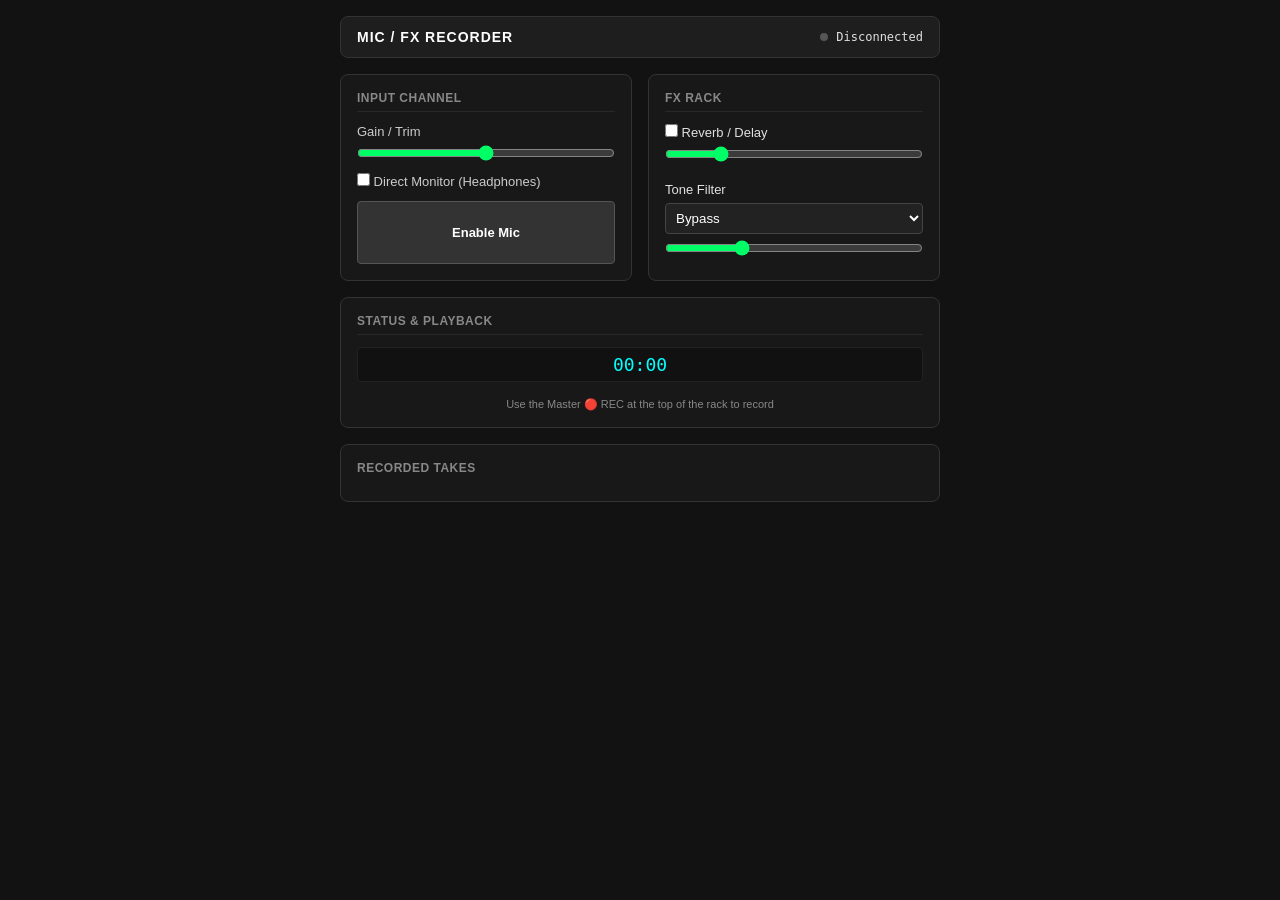
<file: apps/mic/index.html>
<!DOCTYPE html>
<html lang="en">
<head>
  <meta charset="UTF-8">
  <meta name="viewport" content="width=device-width, initial-scale=1.0, maximum-scale=1.0, user-scalable=no">
  <title>Microphone Studio</title>
  <link rel="stylesheet" href="style.css">
</head>
<body>

  <div class="mic-app-container">
    <header class="app-topbar">
      <h1>MIC / FX RECORDER</h1>
      <div class="status-indicator">
        <span id="mic-led" class="led-off"></span>
        <span id="mic-status">Disconnected</span>
      </div>
    </header>

    <!-- Main Rack Area -->
    <div class="rack-section">
      
      <!-- Input & Monitoring Module -->
      <div class="module-box">
        <h3>Input Channel</h3>
        <div class="control-row">
          <label for="mic-gain">Gain / Trim</label>
          <input type="range" id="mic-gain" min="0" max="2" step="0.1" value="1">
        </div>
        <div class="control-row">
          <label>
            <input type="checkbox" id="mic-monitor"> Direct Monitor (Headphones)
          </label>
        </div>
        <button id="mic-connect-btn" class="btn primary-btn">Enable Mic</button>
      </div>

      <!-- Effects Chain Module -->
      <div class="module-box">
        <h3>FX Rack</h3>
        
        <div class="fx-item">
          <label><input type="checkbox" id="fx-reverb-toggle"> Reverb / Delay</label>
          <input type="range" id="fx-reverb-mix" min="0" max="1" step="0.05" value="0.2">
        </div>

        <div class="fx-item">
          <label>Tone Filter</label>
          <select id="fx-filter-type">
            <option value="none">Bypass</option>
            <option value="lowpass">Low Pass (Warm)</option>
            <option value="highpass">High Pass (Crisp)</option>
          </select>
          <input type="range" id="fx-filter-freq" min="200" max="10000" step="100" value="3000">
        </div>
      </div>

      <!-- Recorder Transport Module -->
      <div class="module-box transport-box">
        <h3>Status & Playback</h3>
        <div id="mic-timer">00:00</div>
        <div style="font-size: 11px; color: #888; text-align: center; margin-top: 4px;">
          Use the Master 🔴 REC at the top of the rack to record
        </div>
      </div>

    </div>

    <!-- Recorded Takes Playlist -->
    <div class="playlist-section">
      <h3>Recorded Takes</h3>
      <ul id="takes-list">
        <!-- Dynamic takes populate here -->
      </ul>
    </div>
  </div>

  <script src="script.js"></script>
</body>
</html>
</file>
<file: apps/mic/style.css>
* {
  box-sizing: border-box;
  margin: 0;
  padding: 0;
}

body {
  background-color: #121212;
  color: #e0e0e0;
  font-family: -apple-system, BlinkMacSystemFont, "Segoe UI", Roboto, Helvetica, Arial, sans-serif;
  padding: 16px;
  -webkit-user-select: none;
  user-select: none;
}

.mic-app-container {
  max-width: 600px;
  margin: 0 auto;
  display: flex;
  flex-direction: column;
  gap: 16px;
}

.app-topbar {
  display: flex;
  justify-content: space-between;
  align-items: center;
  background: #1e1e1e;
  padding: 12px 16px;
  border-radius: 8px;
  border: 1px solid #333;
}

.app-topbar h1 {
  font-size: 14px;
  letter-spacing: 1px;
  color: #fff;
}

.status-indicator {
  display: flex;
  align-items: center;
  gap: 8px;
  font-size: 12px;
  font-family: monospace;
}

.led-off {
  width: 8px;
  height: 8px;
  background: #555;
  border-radius: 50%;
  display: inline-block;
}

.led-on {
  width: 8px;
  height: 8px;
  background: #00ff66;
  border-radius: 50%;
  display: inline-block;
  box-shadow: 0 0 6px #00ff66;
}

.rack-section {
  display: grid;
  grid-template-columns: 1fr;
  gap: 16px;
}

@media (min-width: 480px) {
  .rack-section {
    grid-template-columns: 1fr 1fr;
  }
  .transport-box {
    grid-column: span 2;
  }
}

.module-box {
  background: #181818;
  border: 1px solid #333;
  border-radius: 8px;
  padding: 16px;
  display: flex;
  flex-direction: column;
  gap: 12px;
}

.module-box h3 {
  font-size: 12px;
  letter-spacing: 0.5px;
  color: #888;
  text-transform: uppercase;
  border-bottom: 1px solid #282828;
  padding-bottom: 6px;
}

.control-row {
  display: flex;
  flex-direction: column;
  gap: 6px;
  font-size: 13px;
}

.control-row label {
  color: #ccc;
}

input[type="range"] {
  width: 100%;
  accent-color: #00ff66;
}

select {
  background: #222;
  color: #fff;
  border: 1px solid #444;
  padding: 6px;
  border-radius: 4px;
}

.fx-item {
  display: flex;
  flex-direction: column;
  gap: 6px;
  font-size: 13px;
  margin-bottom: 8px;
}

.transport-controls {
  display: flex;
  gap: 10px;
}

.btn {
  flex: 1;
  padding: 10px;
  border: none;
  border-radius: 4px;
  font-weight: bold;
  cursor: pointer;
  font-size: 13px;
}

.btn:disabled {
  opacity: 0.4;
  cursor: not-allowed;
}

.primary-btn {
  background: #333;
  color: #fff;
  border: 1px solid #555;
}

.rec-btn {
  background: #8b0000;
  color: #fff;
}

.stop-btn {
  background: #444;
  color: #fff;
}

#mic-timer {
  font-family: monospace;
  font-size: 18px;
  text-align: center;
  color: #0ff;
  background: #111;
  padding: 6px;
  border-radius: 4px;
  border: 1px solid #222;
}

.playlist-section {
  background: #181818;
  border: 1px solid #333;
  border-radius: 8px;
  padding: 16px;
}

.playlist-section h3 {
  font-size: 12px;
  letter-spacing: 0.5px;
  color: #888;
  text-transform: uppercase;
  margin-bottom: 10px;
}

#takes-list {
  list-style: none;
  display: flex;
  flex-direction: column;
  gap: 8px;
  max-height: 200px;
  overflow-y: auto;
}

#takes-list li {
  display: flex;
  align-items: center;
  justify-content: space-between;
  background: #222;
  padding: 8px 12px;
  border-radius: 4px;
  font-size: 12px;
}

#takes-list audio {
  height: 30px;
  max-width: 200px;
}
</file>
